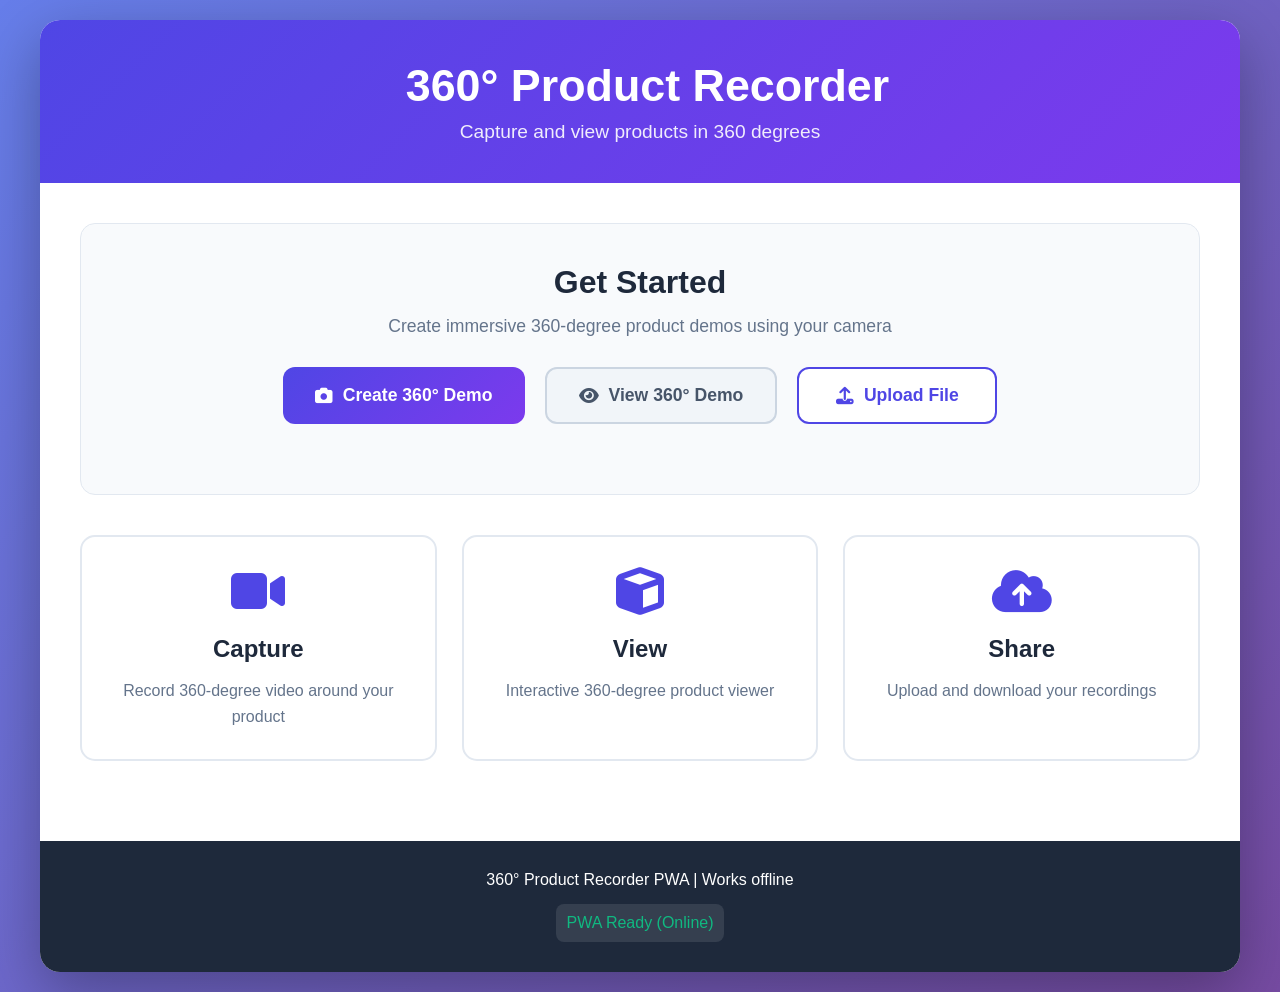
<file: index.html>
<!DOCTYPE html>
<html lang="en">
<head>
    <meta charset="UTF-8">
    <meta name="viewport" content="width=device-width, initial-scale=1.0">
    <meta name="theme-color" content="#4f46e5">
    <title>360° Product Recorder</title>
    <link rel="stylesheet" href="style.css">
    <link rel="manifest" href="manifest.json">
    <link rel="stylesheet" href="https://cdnjs.cloudflare.com/ajax/libs/font-awesome/6.4.0/css/all.min.css">
</head>
<body>
    <div class="container">
        <header>
            <h1><i class="fas fa-360-degrees"></i> 360° Product Recorder</h1>
            <p class="subtitle">Capture and view products in 360 degrees</p>
        </header>

        <main>
            <div class="app-card">
                <h2>Get Started</h2>
                <p class="description">Create immersive 360-degree product demos using your camera</p>
                
                <div class="button-container">
                    <button id="createBtn" class="btn primary">
                        <i class="fas fa-camera"></i> Create 360° Demo
                    </button>
                    <button id="viewBtn" class="btn secondary">
                        <i class="fas fa-eye"></i> View 360° Demo
                    </button>
                    <button id="uploadBtn" class="btn tertiary">
                        <i class="fas fa-upload"></i> Upload File
                    </button>
                </div>
                
                <div id="progressSection" class="hidden">
                    <h3>Capture Progress</h3>
                    <div class="progress-container">
                        <div class="progress-bar">
                            <div class="progress-fill" id="progressFill"></div>
                        </div>
                        <span id="progressText">0%</span>
                    </div>
                    <p class="hint">Move around the product slowly to capture all angles</p>
                </div>
            </div>

            <div class="features">
                <div class="feature-card">
                    <i class="fas fa-video"></i>
                    <h3>Capture</h3>
                    <p>Record 360-degree video around your product</p>
                </div>
                <div class="feature-card">
                    <i class="fas fa-cube"></i>
                    <h3>View</h3>
                    <p>Interactive 360-degree product viewer</p>
                </div>
                <div class="feature-card">
                    <i class="fas fa-cloud-upload-alt"></i>
                    <h3>Share</h3>
                    <p>Upload and download your recordings</p>
                </div>
            </div>

            <div class="recent-demos hidden" id="recentDemos">
                <h2>Recent Demos</h2>
                <div class="demo-grid" id="demoGrid">
                    <!-- Recent demos will be loaded here -->
                </div>
            </div>
        </main>

        <footer>
            <p>360° Product Recorder PWA | Works offline</p>
            <div class="pwa-status">
                <span id="pwaStatus">Loading...</span>
            </div>
        </footer>
    </div>

    <!-- Camera Modal -->
    <div id="cameraModal" class="modal">
        <div class="modal-content">
            <div class="modal-header">
                <h2>Capture 360° Video</h2>
                <button id="closeCamera" class="close-btn">&times;</button>
            </div>
            <div class="modal-body">
                <div class="camera-container">
                    <video id="cameraFeed" autoplay playsinline></video>
                    <canvas id="captureCanvas" class="hidden"></canvas>
                </div>
                <div class="camera-controls">
                    <button id="startCapture" class="btn primary">
                        <i class="fas fa-record-vinyl"></i> Start Capture
                    </button>
                    <button id="stopCapture" class="btn danger hidden">
                        <i class="fas fa-stop"></i> Stop Capture
                    </button>
                    <button id="captureFrame" class="btn secondary">
                        <i class="fas fa-camera"></i> Capture Frame
                    </button>
                </div>
                <div class="instructions">
                    <h3>Instructions:</h3>
                    <ol>
                        <li>Place your product in the center</li>
                        <li>Click "Start Capture" to begin</li>
                        <li>Slowly move around the product</li>
                        <li>Capture frames from all angles</li>
                        <li>Stop when progress reaches 100%</li>
                    </ol>
                </div>
            </div>
        </div>
    </div>

    <!-- Upload Modal -->
    <div id="uploadModal" class="modal">
        <div class="modal-content">
            <div class="modal-header">
                <h2>Upload 360° Demo</h2>
                <button id="closeUpload" class="close-btn">&times;</button>
            </div>
            <div class="modal-body">
                <div class="upload-zone" id="uploadZone">
                    <i class="fas fa-cloud-upload-alt"></i>
                    <h3>Drop files here or click to browse</h3>
                    <p>Supports: Images, Videos, JSON project files</p>
                    <input type="file" id="fileInput" multiple accept="image/*,video/*,.json,.zip">
                </div>
                <div class="upload-progress hidden" id="uploadProgress">
                    <div class="progress-bar">
                        <div class="progress-fill" id="uploadProgressFill"></div>
                    </div>
                    <span id="uploadProgressText">0%</span>
                </div>
                <div class="uploaded-files" id="uploadedFiles">
                    <!-- Uploaded files will appear here -->
                </div>
            </div>
        </div>
    </div>

    <script src="app.js"></script>
</body>
</html>
</file>
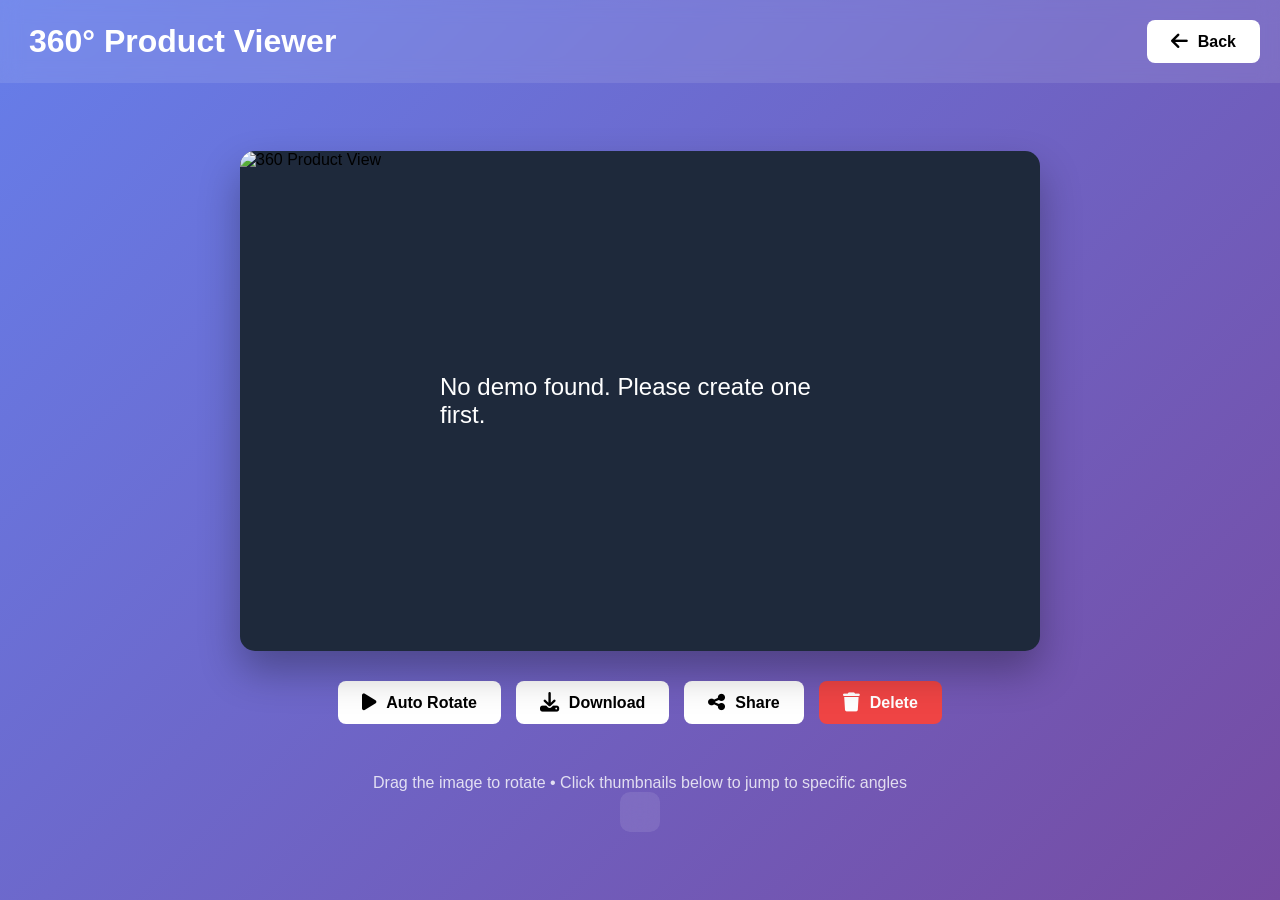
<file: 360-viewer.html>
<!DOCTYPE html>
<html lang="en">
<head>
    <meta charset="UTF-8">
    <meta name="viewport" content="width=device-width, initial-scale=1.0">
    <title>360° Product Viewer</title>
    <style>
        * {
            margin: 0;
            padding: 0;
            box-sizing: border-box;
        }
        
        body {
            font-family: 'Segoe UI', Tahoma, Geneva, Verdana, sans-serif;
            background: linear-gradient(135deg, #667eea 0%, #764ba2 100%);
            min-height: 100vh;
            display: flex;
            flex-direction: column;
        }
        
        header {
            background: rgba(255, 255, 255, 0.1);
            backdrop-filter: blur(10px);
            padding: 20px;
            display: flex;
            justify-content: space-between;
            align-items: center;
            color: white;
        }
        
        .viewer-container {
            flex: 1;
            display: flex;
            flex-direction: column;
            align-items: center;
            justify-content: center;
            padding: 20px;
        }
        
        .product-viewer {
            width: 100%;
            max-width: 800px;
            height: 500px;
            background: #1e293b;
            border-radius: 15px;
            overflow: hidden;
            position: relative;
            margin-bottom: 30px;
            box-shadow: 0 20px 40px rgba(0,0,0,0.3);
        }
        
        #productImage {
            width: 100%;
            height: 100%;
            object-fit: contain;
            transition: transform 0.1s;
            cursor: grab;
        }
        
        .controls {
            display: flex;
            gap: 15px;
            margin-bottom: 30px;
            flex-wrap: wrap;
            justify-content: center;
        }
        
        .btn {
            padding: 12px 24px;
            background: white;
            border: none;
            border-radius: 8px;
            font-size: 1rem;
            font-weight: 600;
            cursor: pointer;
            display: flex;
            align-items: center;
            gap: 10px;
            transition: all 0.3s ease;
        }
        
        .btn:hover {
            transform: translateY(-3px);
            box-shadow: 0 10px 20px rgba(0,0,0,0.2);
        }
        
        .btn i {
            font-size: 1.2rem;
        }
        
        .frame-thumbnails {
            display: flex;
            gap: 10px;
            overflow-x: auto;
            padding: 20px;
            max-width: 100%;
            background: rgba(255, 255, 255, 0.1);
            backdrop-filter: blur(10px);
            border-radius: 10px;
        }
        
        .thumbnail {
            width: 80px;
            height: 60px;
            object-fit: cover;
            border-radius: 5px;
            cursor: pointer;
            transition: transform 0.3s ease;
            border: 2px solid transparent;
        }
        
        .thumbnail:hover {
            transform: scale(1.1);
        }
        
        .thumbnail.active {
            border-color: white;
        }
        
        .loading {
            position: absolute;
            top: 50%;
            left: 50%;
            transform: translate(-50%, -50%);
            color: white;
            font-size: 1.5rem;
        }
        
        .instructions {
            color: white;
            text-align: center;
            margin-top: 20px;
            opacity: 0.8;
        }
        
        @media (max-width: 768px) {
            .product-viewer {
                height: 400px;
            }
            
            .controls {
                flex-direction: column;
                align-items: center;
            }
            
            .btn {
                width: 100%;
                max-width: 300px;
                justify-content: center;
            }
        }
    </style>
</head>
<body>
    <header>
        <h1><i class="fas fa-360-degrees"></i> 360° Product Viewer</h1>
        <button onclick="window.history.back()" class="btn">
            <i class="fas fa-arrow-left"></i> Back
        </button>
    </header>
    
    <div class="viewer-container">
        <div class="product-viewer">
            <div class="loading" id="loading">
                <i class="fas fa-spinner fa-spin"></i> Loading 360° Viewer...
            </div>
            <img id="productImage" alt="360 Product View">
        </div>
        
        <div class="controls">
            <button onclick="autoRotate()" id="autoRotateBtn" class="btn">
                <i class="fas fa-play"></i> Auto Rotate
            </button>
            <button onclick="downloadDemo()" class="btn">
                <i class="fas fa-download"></i> Download
            </button>
            <button onclick="shareDemo()" class="btn">
                <i class="fas fa-share-alt"></i> Share
            </button>
            <button onclick="deleteDemo()" class="btn" style="background: #ef4444; color: white;">
                <i class="fas fa-trash"></i> Delete
            </button>
        </div>
        
        <div class="instructions">
            <p>Drag the image to rotate • Click thumbnails below to jump to specific angles</p>
        </div>
        
        <div class="frame-thumbnails" id="frameThumbnails">
            <!-- Thumbnails will be loaded here -->
        </div>
    </div>
    
    <script>
        // Get demo ID from URL
        const urlParams = new URLSearchParams(window.location.search);
        const demoId = urlParams.get('id');
        
        // Viewer state
        const viewerState = {
            currentFrame: 0,
            totalFrames: 0,
            frames: [],
            isAutoRotating: false,
            rotationInterval: null,
            isDragging: false,
            startX: 0,
            demoData: null
        };
        
        // DOM Elements
        const productImage = document.getElementById('productImage');
        const loadingElement = document.getElementById('loading');
        const frameThumbnails = document.getElementById('frameThumbnails');
        const autoRotateBtn = document.getElementById('autoRotateBtn');
        
        // Initialize viewer
        window.onload = async function() {
            if (demoId) {
                await loadDemo(demoId);
            } else {
                // Try to load from localStorage if no ID provided
                const savedDemo = localStorage.getItem('currentDemo');
                if (savedDemo) {
                    viewerState.demoData = JSON.parse(savedDemo);
                    initializeViewer();
                } else {
                    loadingElement.innerHTML = 'No demo found. Please create one first.';
                }
            }
            
            // Add drag controls
            setupDragControls();
        };
        
        // Load demo from IndexedDB
        async function loadDemo(id) {
            try {
                const db = await openDatabase();
                const transaction = db.transaction(['demos'], 'readonly');
                const store = transaction.objectStore('demos');
                const request = store.get(id);
                
                request.onsuccess = function(e) {
                    viewerState.demoData = e.target.result;
                    if (viewerState.demoData) {
                        localStorage.setItem('currentDemo', JSON.stringify(viewerState.demoData));
                        initializeViewer();
                    } else {
                        loadingElement.innerHTML = 'Demo not found.';
                    }
                };
                
                request.onerror = function() {
                    loadingElement.innerHTML = 'Error loading demo.';
                };
            } catch (error) {
                console.error('Error loading demo:', error);
                loadingElement.innerHTML = 'Error loading demo.';
            }
        }
        
        function initializeViewer() {
            if (!viewerState.demoData || !viewerState.demoData.frames) {
                loadingElement.innerHTML = 'No frames available.';
                return;
            }
            
            viewerState.frames = viewerState.demoData.frames;
            viewerState.totalFrames = viewerState.frames.length;
            viewerState.currentFrame = 0;
            
            if (viewerState.totalFrames > 0) {
                // Show first frame
                productImage.src = viewerState.frames[0].data;
                loadingElement.classList.add('hidden');
                
                // Create thumbnails
                createThumbnails();
                
                // Update document title
                document.title = `${viewerState.demoData.name} - 360° Viewer`;
            }
        }
        
        function createThumbnails() {
            frameThumbnails.innerHTML = '';
            
            viewerState.frames.forEach((frame, index) => {
                const thumbnail = document.createElement('img');
                thumbnail.className = 'thumbnail';
                thumbnail.src = frame.data;
                thumbnail.alt = `Frame ${index + 1}`;
                thumbnail.onclick = () => showFrame(index);
                
                if (index === 0) {
                    thumbnail.classList.add('active');
                }
                
                frameThumbnails.appendChild(thumbnail);
            });
        }
        
        function showFrame(frameIndex) {
            if (frameIndex >= 0 && frameIndex < viewerState.totalFrames) {
                viewerState.currentFrame = frameIndex;
                productImage.src = viewerState.frames[frameIndex].data;
                
                // Update active thumbnail
                document.querySelectorAll('.thumbnail').forEach((thumb, index) => {
                    thumb.classList.toggle('active', index === frameIndex);
                });
            }
        }
        
        function nextFrame() {
            const nextIndex = (viewerState.currentFrame + 1) % viewerState.totalFrames;
            showFrame(nextIndex);
        }
        
        function prevFrame() {
            const prevIndex = (viewerState.currentFrame - 1 + viewerState.totalFrames) % viewerState.totalFrames;
            showFrame(prevIndex);
        }
        
        function autoRotate() {
            if (viewerState.isAutoRotating) {
                // Stop rotation
                clearInterval(viewerState.rotationInterval);
                viewerState.isAutoRotating = false;
                autoRotateBtn.innerHTML = '<i class="fas fa-play"></i> Auto Rotate';
            } else {
                // Start rotation
                viewerState.isAutoRotating = true;
                autoRotateBtn.innerHTML = '<i class="fas fa-pause"></i> Stop Rotation';
                
                viewerState.rotationInterval = setInterval(() => {
                    nextFrame();
                }, 200); // Rotate every 200ms
            }
        }
        
        function setupDragControls() {
            productImage.onmousedown = startDrag;
            productImage.onmousemove = drag;
            productImage.onmouseup = endDrag;
            productImage.onmouseleave = endDrag;
            
            // Touch events for mobile
            productImage.ontouchstart = startDragTouch;
            productImage.ontouchmove = dragTouch;
            productImage.ontouchend = endDrag;
        }
        
        function startDrag(e) {
            viewerState.isDragging = true;
            viewerState.startX = e.clientX;
            e.preventDefault();
        }
        
        function startDragTouch(e) {
            if (e.touches.length === 1) {
                viewerState.isDragging = true;
                viewerState.startX = e.touches[0].clientX;
                e.preventDefault();
            }
        }
        
        function drag(e) {
            if (!viewerState.isDragging) return;
            
            const currentX = e.clientX;
            const diff = viewerState.startX - currentX;
            
            if (Math.abs(diff) > 20) { // Threshold to prevent accidental drags
                if (diff > 0) {
                    nextFrame();
                } else {
                    prevFrame();
                }
                viewerState.startX = currentX;
            }
        }
        
        function dragTouch(e) {
            if (!viewerState.isDragging || e.touches.length !== 1) return;
            
            const currentX = e.touches[0].clientX;
            const diff = viewerState.startX - currentX;
            
            if (Math.abs(diff) > 20) {
                if (diff > 0) {
                    nextFrame();
                } else {
                    prevFrame();
                }
                viewerState.startX = currentX;
            }
        }
        
        function endDrag() {
            viewerState.isDragging = false;
        }
        
        function downloadDemo() {
            if (!viewerState.demoData) return;
            
            const jsonData = JSON.stringify(viewerState.demoData);
            const blob = new Blob([jsonData], { type: 'application/json' });
            const url = URL.createObjectURL(blob);
            
            const link = document.createElement('a');
            link.href = url;
            link.download = `${viewerState.demoData.name || 'demo'}.json`;
            link.click();
            
            URL.revokeObjectURL(url);
            
            // Also create a ZIP with all images if needed
            alert('Demo downloaded successfully!');
        }
        
        function shareDemo() {
            if (navigator.share) {
                navigator.share({
                    title: viewerState.demoData.name,
                    text: 'Check out this 360° product demo!',
                    url: window.location.href
                });
            } else {
                // Fallback: Copy URL to clipboard
                navigator.clipboard.writeText(window.location.href)
                    .then(() => alert('Link copied to clipboard!'))
                    .catch(() => alert('Please copy the URL manually: ' + window.location.href));
            }
        }
        
        async function deleteDemo() {
            if (!demoId || !confirm('Are you sure you want to delete this demo?')) return;
            
            try {
                const db = await openDatabase();
                const transaction = db.transaction(['demos'], 'readwrite');
                const store = transaction.objectStore('demos');
                store.delete(demoId);
                
                localStorage.removeItem('currentDemo');
                alert('Demo deleted successfully!');
                window.history.back();
            } catch (error) {
                console.error('Error deleting demo:', error);
                alert('Error deleting demo.');
            }
        }
        
        // IndexedDB helper
        function openDatabase() {
            return new Promise((resolve, reject) => {
                const request = indexedDB.open('Product360DB', 1);
                
                request.onerror = () => reject(request.error);
                request.onsuccess = () => resolve(request.result);
            });
        }
        
        // Keyboard controls
        document.addEventListener('keydown', (e) => {
            switch(e.key) {
                case 'ArrowLeft':
                    prevFrame();
                    break;
                case 'ArrowRight':
                    nextFrame();
                    break;
                case ' ':
                    e.preventDefault();
                    autoRotate();
                    break;
            }
        });
    </script>
    
    <!-- Font Awesome for icons -->
    <link rel="stylesheet" href="https://cdnjs.cloudflare.com/ajax/libs/font-awesome/6.4.0/css/all.min.css">
    
    <style>
        .hidden {
            display: none !important;
        }
    </style>
</body>
</html>
</file>
<file: style.css>
* {
    margin: 0;
    padding: 0;
    box-sizing: border-box;
    font-family: 'Segoe UI', Tahoma, Geneva, Verdana, sans-serif;
}

body {
    background: linear-gradient(135deg, #667eea 0%, #764ba2 100%);
    min-height: 100vh;
    display: flex;
    justify-content: center;
    align-items: center;
    padding: 20px;
}

.container {
    background: white;
    border-radius: 20px;
    box-shadow: 0 20px 60px rgba(0,0,0,0.3);
    width: 100%;
    max-width: 1200px;
    overflow: hidden;
}

header {
    background: linear-gradient(135deg, #4f46e5 0%, #7c3aed 100%);
    color: white;
    padding: 40px;
    text-align: center;
}

header h1 {
    font-size: 2.8rem;
    margin-bottom: 10px;
    display: flex;
    align-items: center;
    justify-content: center;
    gap: 15px;
}

.subtitle {
    font-size: 1.2rem;
    opacity: 0.9;
    font-weight: 300;
}

main {
    padding: 40px;
}

.app-card {
    background: #f8fafc;
    border-radius: 15px;
    padding: 40px;
    text-align: center;
    margin-bottom: 40px;
    border: 1px solid #e2e8f0;
}

.app-card h2 {
    color: #1e293b;
    margin-bottom: 15px;
    font-size: 2rem;
}

.description {
    color: #64748b;
    font-size: 1.1rem;
    margin-bottom: 30px;
}

.button-container {
    display: flex;
    gap: 20px;
    justify-content: center;
    flex-wrap: wrap;
    margin-bottom: 30px;
}

.btn {
    padding: 16px 32px;
    border: none;
    border-radius: 12px;
    font-size: 1.1rem;
    font-weight: 600;
    cursor: pointer;
    transition: all 0.3s ease;
    display: flex;
    align-items: center;
    justify-content: center;
    gap: 10px;
    min-width: 200px;
}

.btn:hover {
    transform: translateY(-3px);
    box-shadow: 0 10px 25px rgba(0,0,0,0.2);
}

.primary {
    background: linear-gradient(135deg, #4f46e5 0%, #7c3aed 100%);
    color: white;
}

.secondary {
    background: #f1f5f9;
    color: #475569;
    border: 2px solid #cbd5e1;
}

.tertiary {
    background: white;
    color: #4f46e5;
    border: 2px solid #4f46e5;
}

.danger {
    background: #ef4444;
    color: white;
}

.progress-container {
    display: flex;
    align-items: center;
    gap: 20px;
    margin: 30px 0;
}

.progress-bar {
    flex-grow: 1;
    height: 20px;
    background: #e2e8f0;
    border-radius: 10px;
    overflow: hidden;
}

.progress-fill {
    height: 100%;
    background: linear-gradient(90deg, #10b981 0%, #34d399 100%);
    width: 0%;
    transition: width 0.5s ease;
}

.hint {
    color: #64748b;
    font-style: italic;
    margin-top: 10px;
}

.features {
    display: grid;
    grid-template-columns: repeat(auto-fit, minmax(300px, 1fr));
    gap: 25px;
    margin-bottom: 40px;
}

.feature-card {
    background: white;
    border-radius: 15px;
    padding: 30px;
    text-align: center;
    border: 2px solid #e2e8f0;
    transition: all 0.3s ease;
}

.feature-card:hover {
    border-color: #4f46e5;
    transform: translateY(-5px);
}

.feature-card i {
    font-size: 3rem;
    color: #4f46e5;
    margin-bottom: 20px;
}

.feature-card h3 {
    color: #1e293b;
    margin-bottom: 15px;
    font-size: 1.5rem;
}

.feature-card p {
    color: #64748b;
    line-height: 1.6;
}

.recent-demos {
    background: #f8fafc;
    border-radius: 15px;
    padding: 30px;
}

.demo-grid {
    display: grid;
    grid-template-columns: repeat(auto-fill, minmax(250px, 1fr));
    gap: 20px;
    margin-top: 20px;
}

.demo-item {
    background: white;
    border-radius: 10px;
    padding: 20px;
    text-align: center;
    border: 1px solid #e2e8f0;
    cursor: pointer;
    transition: all 0.3s ease;
}

.demo-item:hover {
    border-color: #4f46e5;
    transform: translateY(-3px);
}

.demo-thumbnail {
    width: 100%;
    height: 150px;
    background: #e2e8f0;
    border-radius: 8px;
    margin-bottom: 15px;
    display: flex;
    align-items: center;
    justify-content: center;
    color: #64748b;
}

footer {
    background: #1e293b;
    color: white;
    padding: 30px;
    text-align: center;
}

.pwa-status {
    margin-top: 15px;
    padding: 10px;
    background: rgba(255,255,255,0.1);
    border-radius: 8px;
    display: inline-block;
}

/* Modal Styles */
.modal {
    display: none;
    position: fixed;
    top: 0;
    left: 0;
    width: 100%;
    height: 100%;
    background: rgba(0,0,0,0.8);
    z-index: 1000;
    align-items: center;
    justify-content: center;
}

.modal-content {
    background: white;
    border-radius: 20px;
    width: 90%;
    max-width: 900px;
    max-height: 90vh;
    overflow-y: auto;
}

.modal-header {
    background: linear-gradient(135deg, #4f46e5 0%, #7c3aed 100%);
    color: white;
    padding: 25px;
    display: flex;
    justify-content: space-between;
    align-items: center;
    border-radius: 20px 20px 0 0;
}

.close-btn {
    background: none;
    border: none;
    color: white;
    font-size: 2rem;
    cursor: pointer;
    padding: 0;
    width: 40px;
    height: 40px;
    display: flex;
    align-items: center;
    justify-content: center;
}

.modal-body {
    padding: 30px;
}

.camera-container {
    width: 100%;
    height: 400px;
    background: #1e293b;
    border-radius: 10px;
    overflow: hidden;
    margin-bottom: 20px;
    position: relative;
}

#cameraFeed {
    width: 100%;
    height: 100%;
    object-fit: cover;
}

.camera-controls {
    display: flex;
    gap: 15px;
    justify-content: center;
    margin-bottom: 30px;
    flex-wrap: wrap;
}

.instructions {
    background: #f8fafc;
    padding: 20px;
    border-radius: 10px;
    margin-top: 20px;
}

.instructions ol {
    margin-left: 20px;
    margin-top: 10px;
}

.instructions li {
    margin-bottom: 8px;
    color: #475569;
}

/* Upload Zone */
.upload-zone {
    border: 3px dashed #cbd5e1;
    border-radius: 15px;
    padding: 60px 20px;
    text-align: center;
    cursor: pointer;
    transition: all 0.3s ease;
    margin-bottom: 30px;
}

.upload-zone:hover {
    border-color: #4f46e5;
    background: #f8fafc;
}

.upload-zone i {
    font-size: 4rem;
    color: #4f46e5;
    margin-bottom: 20px;
}

.upload-zone h3 {
    color: #1e293b;
    margin-bottom: 10px;
}

.upload-zone p {
    color: #64748b;
}

#fileInput {
    display: none;
}

.upload-progress {
    margin: 20px 0;
}

.uploaded-files {
    margin-top: 30px;
}

.file-item {
    display: flex;
    align-items: center;
    padding: 15px;
    background: #f8fafc;
    border-radius: 10px;
    margin-bottom: 10px;
}

.file-item i {
    font-size: 2rem;
    color: #4f46e5;
    margin-right: 15px;
}

.file-info h4 {
    color: #1e293b;
    margin-bottom: 5px;
}

.file-info p {
    color: #64748b;
    font-size: 0.9rem;
}

/* Utility Classes */
.hidden {
    display: none !important;
}

@media (max-width: 768px) {
    .button-container {
        flex-direction: column;
    }
    
    .btn {
        width: 100%;
    }
    
    header h1 {
        font-size: 2rem;
        flex-direction: column;
        gap: 10px;
    }
    
    .camera-controls {
        flex-direction: column;
    }
}
</file>
